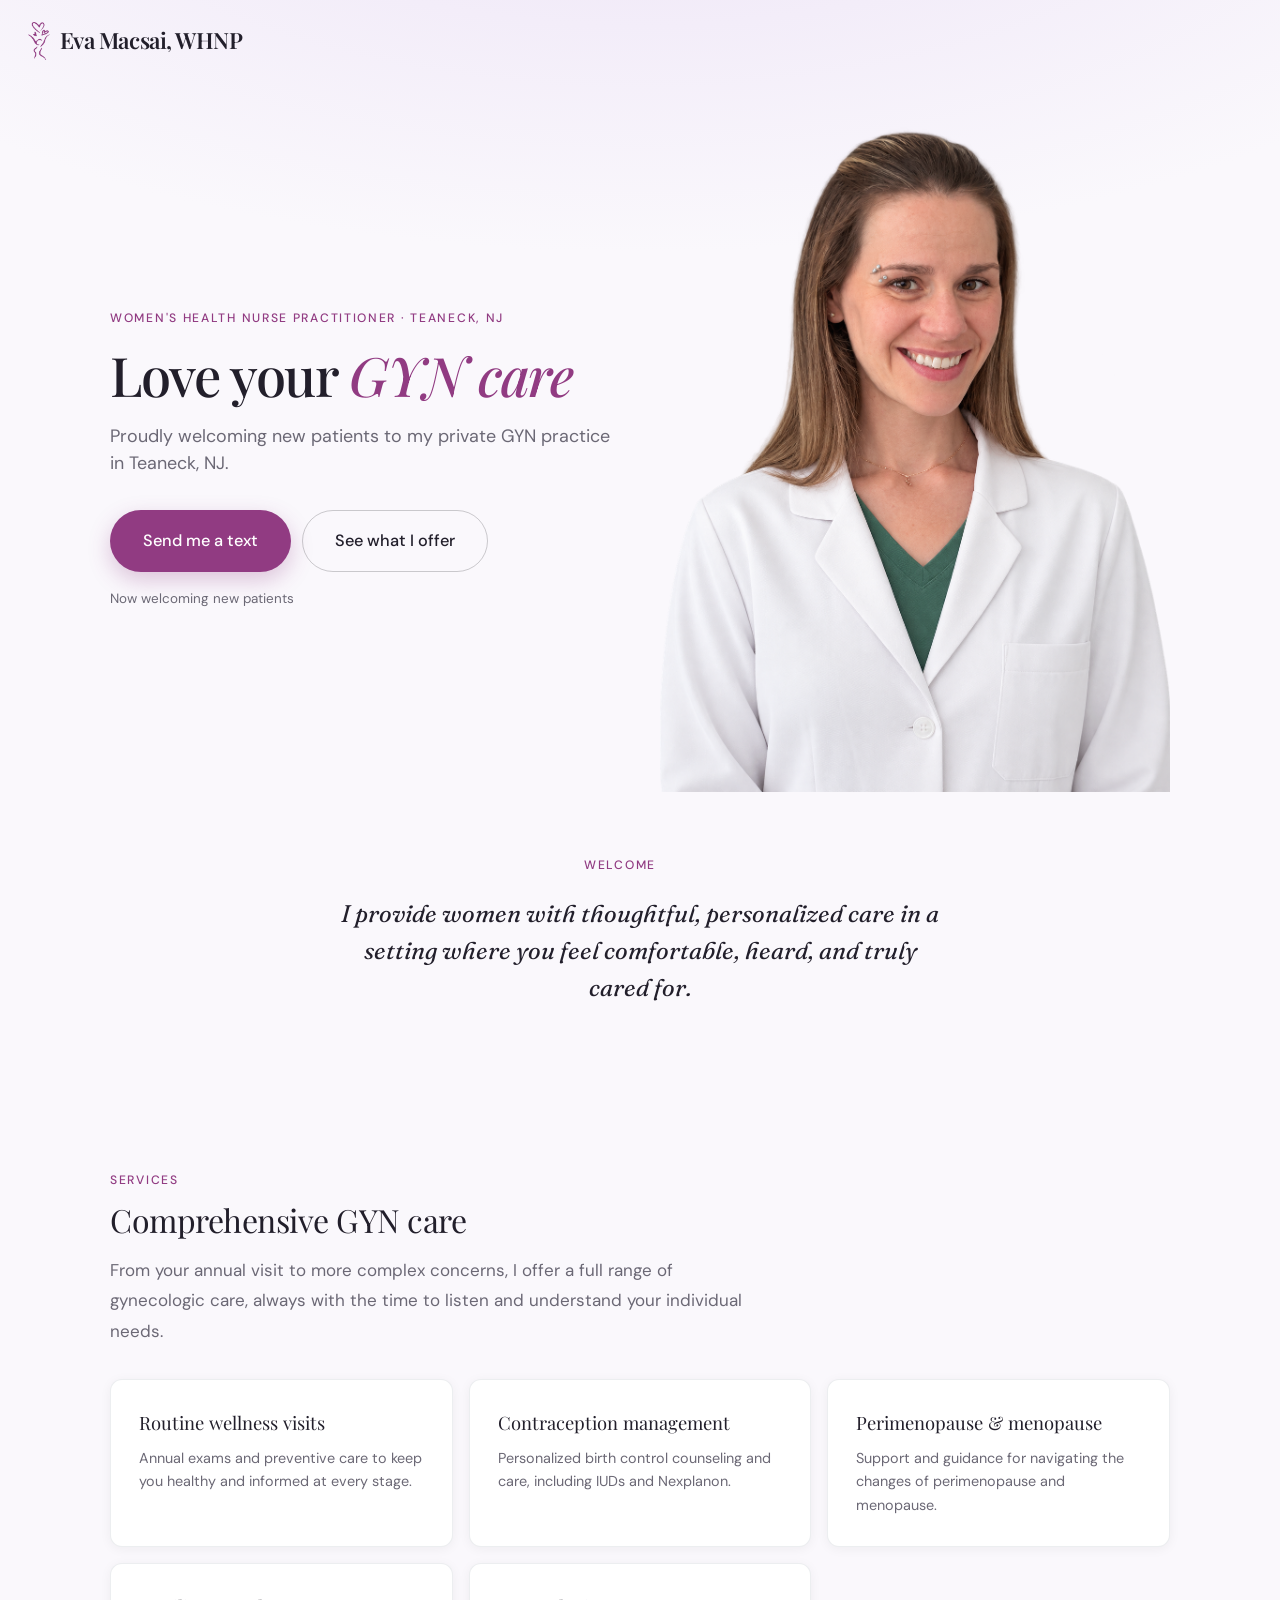
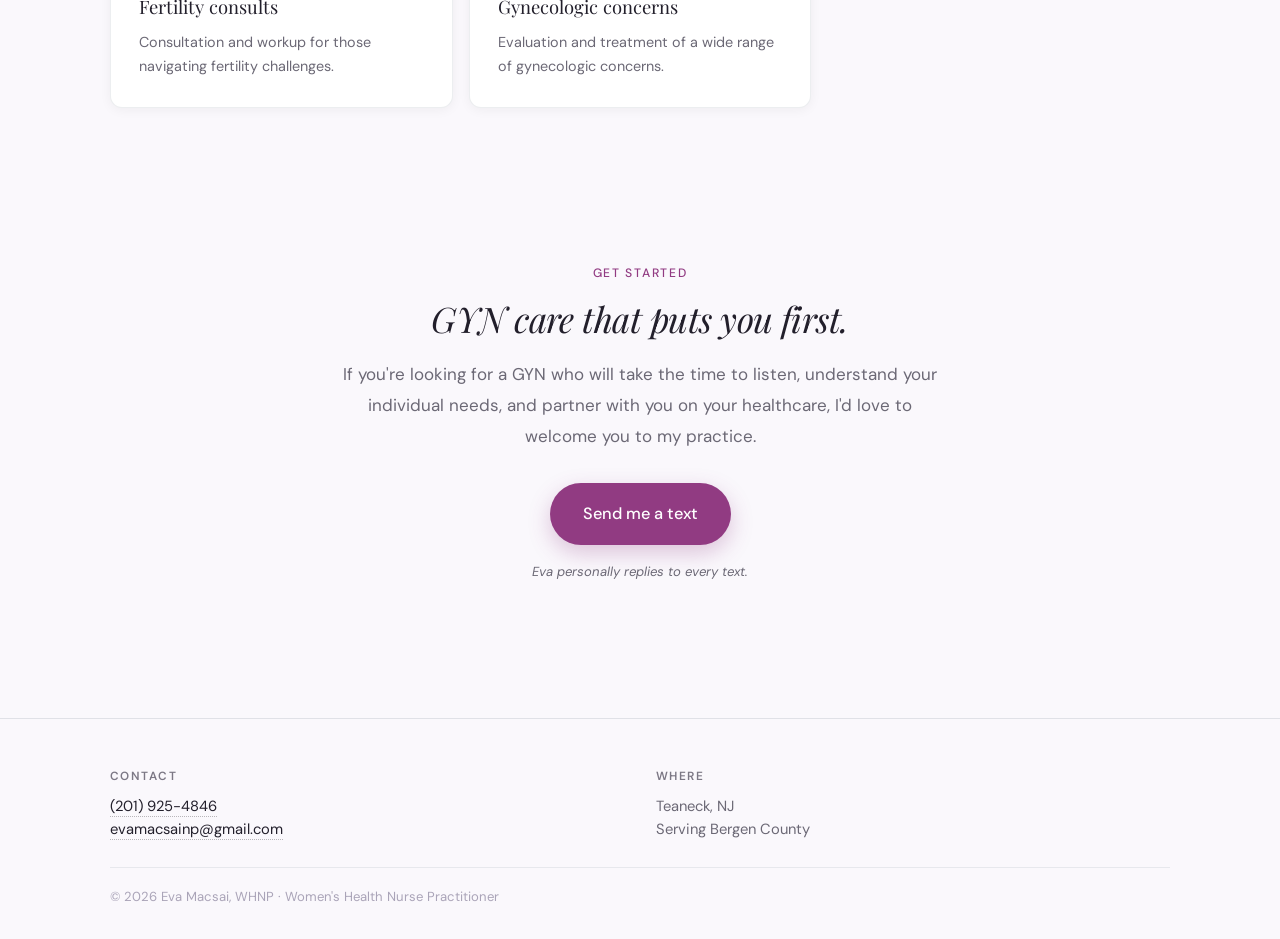
<file: index.html>
<!DOCTYPE html>
<html lang="en">
<head>
  <meta charset="UTF-8">
  <meta name="viewport" content="width=device-width, initial-scale=1.0">
  <title>Eva Macsai, WHNP · Women's Health · Teaneck, NJ</title>
  <meta name="description" content="Eva Macsai, Women's Health Nurse Practitioner. A private GYN practice in Teaneck, NJ offering thoughtful, personalized care: wellness visits, contraception, menopause support, fertility consults, and more.">
  <link rel="canonical" href="https://evamacsai.com/">

  <meta property="og:type" content="website">
  <meta property="og:site_name" content="Eva Macsai, WHNP">
  <meta property="og:title" content="Eva Macsai, WHNP · Women's Health · Teaneck, NJ">
  <meta property="og:description" content="A private GYN practice in Teaneck, NJ offering thoughtful, personalized care where you feel comfortable, heard, and truly cared for.">
  <meta property="og:url" content="https://evamacsai.com/">
  <meta property="og:image" content="https://evamacsai.com/og-image.jpg">
  <meta property="og:image:width" content="1200">
  <meta property="og:image:height" content="630">
  <meta property="og:image:alt" content="Eva Macsai, WHNP, Women's Health Nurse Practitioner in Teaneck, NJ">

  <meta name="twitter:card" content="summary_large_image">
  <meta name="twitter:title" content="Eva Macsai, WHNP · Women's Health · Teaneck, NJ">
  <meta name="twitter:description" content="A private GYN practice in Teaneck, NJ offering thoughtful, personalized care where you feel comfortable, heard, and truly cared for.">
  <meta name="twitter:image" content="https://evamacsai.com/og-image.jpg">

  <meta name="theme-color" content="#913b82">
  <link rel="icon" type="image/png" href="favicon.png">
  <link rel="apple-touch-icon" href="favicon.png">

  <link rel="preconnect" href="https://fonts.googleapis.com">
  <link rel="preconnect" href="https://fonts.gstatic.com" crossorigin>
  <link href="https://fonts.googleapis.com/css2?family=DM+Sans:wght@400;500;600&family=Fraunces:ital,wght@0,400;0,500;0,600;1,500&family=Playfair+Display:ital,wght@0,400;0,500;0,600;1,400;1,500;1,600&display=swap" rel="stylesheet">
  <link rel="stylesheet" href="style.css">
  <style>:root { --font-display: 'Playfair Display', Georgia, serif; }</style>

  <script type="application/ld+json">
  {
    "@context": "https://schema.org",
    "@type": "MedicalBusiness",
    "name": "Eva Macsai, WHNP",
    "url": "https://evamacsai.com/",
    "telephone": "+1-201-925-4846",
    "email": "evamacsainp@gmail.com",
    "image": "https://evamacsai.com/og-image.jpg",
    "description": "A private GYN practice in Teaneck, NJ offering thoughtful, personalized women's health care.",
    "medicalSpecialty": "Gynecologic",
    "priceRange": "$$",
    "address": {
      "@type": "PostalAddress",
      "addressLocality": "Teaneck",
      "addressRegion": "NJ",
      "postalCode": "07666",
      "addressCountry": "US"
    },
    "areaServed": { "@type": "AdministrativeArea", "name": "Bergen County, NJ" },
    "founder": {
      "@type": "Person",
      "name": "Eva Macsai",
      "jobTitle": "Women's Health Nurse Practitioner"
    },
    "makesOffer": [
      { "@type": "Offer", "itemOffered": { "@type": "MedicalProcedure", "name": "Routine wellness visits" } },
      { "@type": "Offer", "itemOffered": { "@type": "MedicalProcedure", "name": "Contraception management, including IUDs and Nexplanon" } },
      { "@type": "Offer", "itemOffered": { "@type": "MedicalProcedure", "name": "Perimenopause and menopause support" } },
      { "@type": "Offer", "itemOffered": { "@type": "MedicalProcedure", "name": "Fertility consults and workup" } },
      { "@type": "Offer", "itemOffered": { "@type": "MedicalProcedure", "name": "Evaluation and treatment of gynecologic concerns" } }
    ]
  }
  </script>

</head>
<body>
  <nav class="nav">
    <div class="container nav-inner">
      <a href="/" class="brand"><img src="logo.png" alt="" class="brand-logo"><span class="brand-text">Eva Macsai<span class="brand-suffix">, WHNP</span></span></a>
    </div>
  </nav>

  <!-- HERO (desktop two-column) -->
  <section class="hero hero-desk" style="padding-top: 2.75rem; padding-bottom: 0;">
    <div class="container hero-2col">
      <div class="col-text">
        <div class="eyebrow">Women's Health Nurse Practitioner · Teaneck, NJ</div>
        <h1 class="h1" style="margin-top:0.6rem; margin-bottom:1.1rem;">Love your <em>GYN care</em></h1>
        <p class="lede">Proudly welcoming new patients to my private GYN practice in Teaneck, NJ.</p>
        <div class="btns" style="margin-top:1.75rem;">
          <a href="sms:+12019254846?&body=Hi%20Eva%21%20I%20found%20your%20website%20and%20I%27d%20love%20to%20book%20an%20appointment%20with%20you%20%F0%9F%98%8A" class="btn btn-primary btn-hero">Send me a text</a>
          <a href="#services" class="btn btn-secondary btn-hero">See what I offer</a>
        </div>
        <p class="hero-cta-note">Now welcoming new patients</p>
      </div>
      <div class="col-photo">
        <img src="headshot-hero.png" alt="Eva Macsai, WHNP">
      </div>
    </div>
  </section>

  <!-- HERO -->
  <section class="hero centered hero-mob" style="padding-top: 2.5rem;">
    <div class="container">
      <h1 class="h1" style="margin-bottom: 1.75rem;">Love your <em>GYN care</em></h1>
      <img src="headshot-round.png" alt="Eva Macsai, WHNP" class="hero-headshot">
      <div class="eyebrow">Women's Health Nurse Practitioner · Teaneck, NJ</div>
      <div class="btns" style="margin-top: 1.5rem;">
        <a href="sms:+12019254846?&body=Hi%20Eva%21%20I%20found%20your%20website%20and%20I%27d%20love%20to%20book%20an%20appointment%20with%20you%20%F0%9F%98%8A" class="btn btn-primary btn-hero">Send me a text</a>
        <a href="#services" class="btn btn-secondary btn-hero">See what I offer</a>
      </div>
      <p class="hero-cta-note">Now welcoming new patients</p>
      <p class="lede" style="margin-top: 1.75rem;">Proudly welcoming new patients to my private GYN practice in Teaneck, NJ.</p>
    </div>
  </section>

  <!-- WELCOME -->
  <section class="section" style="text-align: center; padding: 4rem 0;">
    <div class="container" style="max-width: 680px;">
      <p class="eyebrow" style="margin-bottom: 1.25rem;">Welcome</p>
      <p style="font-family: var(--font-serif); font-size: clamp(1.2rem, 3vw, 1.5rem); font-style: italic; line-height: 1.55; color: var(--c-fg); margin: 0 auto;">I provide women with thoughtful, personalized care in a setting where you feel comfortable, heard, and truly cared for.</p>
    </div>
  </section>

  <!-- SERVICES -->
  <section class="section" id="services">
    <div class="container">
      <p class="eyebrow" style="margin-bottom: 0.75rem;">Services</p>
      <h2 style="font-family: var(--font-display); font-size: clamp(1.5rem, 4vw, 2rem); font-weight: 400; margin-bottom: 1rem;">Comprehensive GYN care</h2>
      <p style="color: var(--c-muted); line-height: 1.8; max-width: 640px; margin-bottom: 2rem;">From your annual visit to more complex concerns, I offer a full range of gynecologic care, always with the time to listen and understand your individual needs.</p>
      <div style="display: grid; grid-template-columns: repeat(auto-fit, minmax(260px, 1fr)); gap: 1rem;">
        <div class="service-card">
          <p style="font-family: var(--font-display); font-size: 1.15rem; font-weight: 400; margin-bottom: 0.6rem;">Routine wellness visits</p>
          <p style="color: var(--c-muted); font-size: 0.9rem; line-height: 1.65; margin: 0;">Annual exams and preventive care to keep you healthy and informed at every stage.</p>
        </div>
        <div class="service-card">
          <p style="font-family: var(--font-display); font-size: 1.15rem; font-weight: 400; margin-bottom: 0.6rem;">Contraception management</p>
          <p style="color: var(--c-muted); font-size: 0.9rem; line-height: 1.65; margin: 0;">Personalized birth control counseling and care, including IUDs and Nexplanon.</p>
        </div>
        <div class="service-card">
          <p style="font-family: var(--font-display); font-size: 1.15rem; font-weight: 400; margin-bottom: 0.6rem;">Perimenopause &amp; menopause</p>
          <p style="color: var(--c-muted); font-size: 0.9rem; line-height: 1.65; margin: 0;">Support and guidance for navigating the changes of perimenopause and menopause.</p>
        </div>
        <div class="service-card">
          <p style="font-family: var(--font-display); font-size: 1.15rem; font-weight: 400; margin-bottom: 0.6rem;">Fertility consults</p>
          <p style="color: var(--c-muted); font-size: 0.9rem; line-height: 1.65; margin: 0;">Consultation and workup for those navigating fertility challenges.</p>
        </div>
        <div class="service-card">
          <p style="font-family: var(--font-display); font-size: 1.15rem; font-weight: 400; margin-bottom: 0.6rem;">Gynecologic concerns</p>
          <p style="color: var(--c-muted); font-size: 0.9rem; line-height: 1.65; margin: 0;">Evaluation and treatment of a wide range of gynecologic concerns.</p>
        </div>
      </div>
    </div>
  </section>

  <!-- CLOSING / INVITATION -->
  <section class="section" style="text-align: center; padding-top: 3.5rem; padding-bottom: 3.5rem;">
    <div class="container" style="max-width: 640px;">
      <p class="eyebrow" style="margin-bottom: 1rem;">Get started</p>
      <h2 style="font-family: var(--font-display); font-size: clamp(1.5rem, 4vw, 2.2rem); font-weight: 400; font-style: italic; margin-bottom: 1.25rem;">GYN care that puts you first.</h2>
      <p style="color: var(--c-muted); line-height: 1.8; margin-bottom: 2rem;">If you're looking for a GYN who will take the time to listen, understand your individual needs, and partner with you on your healthcare, I'd love to welcome you to my practice.</p>
      <div class="btns" style="justify-content: center; margin-bottom: 1rem;">
        <a href="sms:+12019254846?&body=Hi%20Eva%21%20I%20found%20your%20website%20and%20I%27d%20love%20to%20book%20an%20appointment%20with%20you%20%F0%9F%98%8A" class="btn btn-primary btn-hero">Send me a text</a>
      </div>
      <p style="font-size: 0.82rem; color: var(--c-muted); font-style: italic;">Eva personally replies to every text.</p>
    </div>
  </section>

  <footer class="footer">
    <div class="container">
      <div class="footer-grid">
        <div>
          <h4>Contact</h4>
          <a href="tel:+12019254846">(201) 925-4846</a><br>
          <a href="mailto:evamacsainp@gmail.com">evamacsainp@gmail.com</a>
        </div>
        <div>
          <h4>Where</h4>
          Teaneck, NJ<br>
          Serving Bergen County
        </div>
      </div>
      <div class="footer-bottom">
        © 2026 Eva Macsai, WHNP · Women's Health Nurse Practitioner
      </div>
    </div>
  </footer>

</body>
</html>
</file>
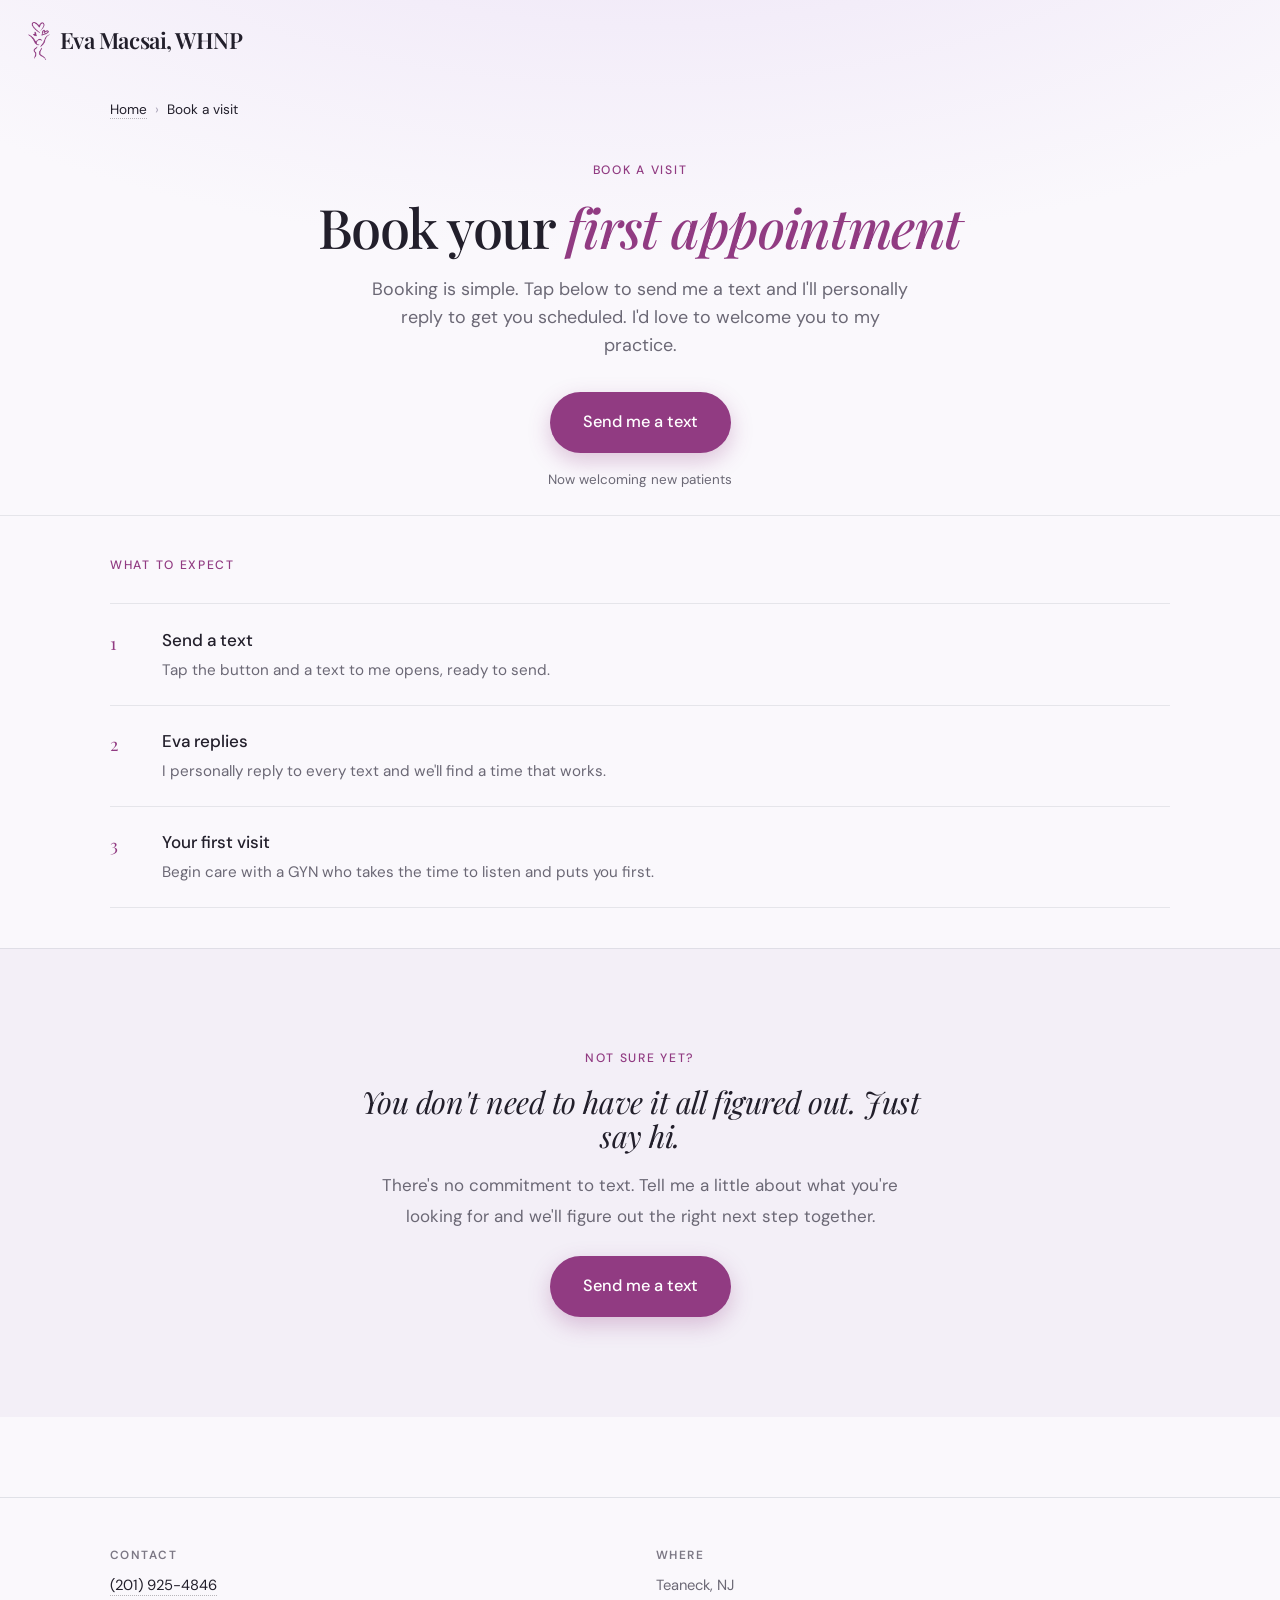
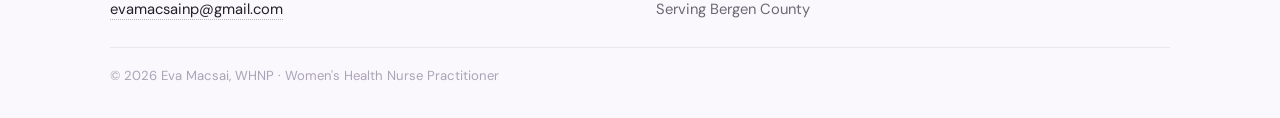
<file: schedule.html>
<!DOCTYPE html>
<html lang="en">
<head>
  <meta charset="UTF-8">
  <meta name="viewport" content="width=device-width, initial-scale=1.0">
  <title>Book a visit · Eva Macsai, WHNP</title>
  <meta name="description" content="Book your first appointment with Eva Macsai, WHNP, a private GYN practice in Teaneck, NJ. Booking is by text; Eva replies personally.">
  <link rel="canonical" href="https://evamacsai.com/schedule">

  <meta property="og:type" content="website">
  <meta property="og:site_name" content="Eva Macsai, WHNP">
  <meta property="og:title" content="Book a visit · Eva Macsai, WHNP">
  <meta property="og:description" content="Book your first appointment with Eva Macsai, WHNP, a private GYN practice in Teaneck, NJ. Booking is by text; Eva replies personally.">
  <meta property="og:url" content="https://evamacsai.com/schedule">
  <meta property="og:image" content="https://evamacsai.com/og-image.jpg">
  <meta property="og:image:width" content="1200">
  <meta property="og:image:height" content="630">
  <meta property="og:image:alt" content="Eva Macsai, WHNP, Women's Health Nurse Practitioner in Teaneck, NJ">

  <meta name="twitter:card" content="summary_large_image">
  <meta name="twitter:title" content="Book a visit · Eva Macsai, WHNP">
  <meta name="twitter:description" content="Book your first appointment with Eva Macsai, WHNP, a private GYN practice in Teaneck, NJ. Booking is by text; Eva replies personally.">
  <meta name="twitter:image" content="https://evamacsai.com/og-image.jpg">

  <meta name="theme-color" content="#913b82">
  <link rel="icon" type="image/png" href="favicon.png">
  <link rel="apple-touch-icon" href="favicon.png">

  <link rel="preconnect" href="https://fonts.googleapis.com">
  <link rel="preconnect" href="https://fonts.gstatic.com" crossorigin>
  <link href="https://fonts.googleapis.com/css2?family=DM+Sans:wght@400;500;600&family=Fraunces:ital,wght@0,400;0,500;0,600;1,500&family=Playfair+Display:ital,wght@0,400;0,500;0,600;1,400;1,500;1,600&display=swap" rel="stylesheet">
  <link rel="stylesheet" href="style.css">
  <style>:root { --font-display: 'Playfair Display', Georgia, serif; }</style>

  <script type="application/ld+json">
  {
    "@context": "https://schema.org",
    "@type": "BreadcrumbList",
    "itemListElement": [
      {"@type": "ListItem", "position": 1, "name": "Home", "item": "https://evamacsai.com/"},
      {"@type": "ListItem", "position": 2, "name": "Book a visit", "item": "https://evamacsai.com/schedule"}
    ]
  }
  </script>

</head>
<body>
  <nav class="nav">
    <div class="container nav-inner">
      <a href="/" class="brand"><img src="logo.png" alt="" class="brand-logo"><span class="brand-text">Eva Macsai<span class="brand-suffix">, WHNP</span></span></a>
    </div>
  </nav>


  <nav class="breadcrumbs" aria-label="Breadcrumb">
    <div class="container"><a href="/">Home</a><span class="sep" aria-hidden="true"> › </span><span aria-current="page">Book a visit</span>
    </div>
  </nav>

<section class="hero compact centered" id="schedule">
  <div class="container">
    <div class="eyebrow">Book a visit</div>
    <h1 class="h1">Book your <em>first appointment</em></h1>
    <p class="lede">Booking is simple. Tap below to send me a text and I'll personally reply to get you scheduled. I'd love to welcome you to my practice.</p>
    <div class="btns" style="margin-top: 1.75rem;">
      <a href="sms:+12019254846?&body=Hi%20Eva%21%20I%20found%20your%20website%20and%20I%27d%20love%20to%20book%20an%20appointment%20with%20you%20%F0%9F%98%8A" class="btn btn-primary btn-hero">Send me a text</a>
    </div>
    <p class="hero-cta-note">Now welcoming new patients</p>
  </div>
</section>

<section class="section" style="border-top: 1px solid rgba(162,171,181,0.25); padding-top: 2.5rem; padding-bottom: 2.5rem;">
  <div class="container">
    <p style="font-size: 0.76rem; letter-spacing: 0.14em; text-transform: uppercase; color: var(--c-mauve); font-weight: 500; margin-bottom: 1.75rem;">What to expect</p>
    <div style="border-top: 1px solid rgba(162,171,181,0.25);">
      <div style="display: flex; gap: 1.25rem; padding: 1.4rem 0; border-bottom: 1px solid rgba(162,171,181,0.25); align-items: flex-start;">
        <span style="font-family: var(--font-display); font-size: 1.1rem; color: var(--c-mauve); min-width: 2rem; padding-top: 2px;">1</span>
        <div>
          <p style="font-weight: 500; margin-bottom: 0.25rem;">Send a text</p>
          <p style="color: var(--c-muted); font-size: 0.95rem; margin: 0;">Tap the button and a text to me opens, ready to send.</p>
        </div>
      </div>
      <div style="display: flex; gap: 1.25rem; padding: 1.4rem 0; border-bottom: 1px solid rgba(162,171,181,0.25); align-items: flex-start;">
        <span style="font-family: var(--font-display); font-size: 1.1rem; color: var(--c-mauve); min-width: 2rem; padding-top: 2px;">2</span>
        <div>
          <p style="font-weight: 500; margin-bottom: 0.25rem;">Eva replies</p>
          <p style="color: var(--c-muted); font-size: 0.95rem; margin: 0;">I personally reply to every text and we'll find a time that works.</p>
        </div>
      </div>
      <div style="display: flex; gap: 1.25rem; padding: 1.4rem 0; border-bottom: 1px solid rgba(162,171,181,0.25); align-items: flex-start;">
        <span style="font-family: var(--font-display); font-size: 1.1rem; color: var(--c-mauve); min-width: 2rem; padding-top: 2px;">3</span>
        <div>
          <p style="font-weight: 500; margin-bottom: 0.25rem;">Your first visit</p>
          <p style="color: var(--c-muted); font-size: 0.95rem; margin: 0;">Begin care with a GYN who takes the time to listen and puts you first.</p>
        </div>
      </div>
    </div>
  </div>
</section>

<section class="section" style="background: #F3EFF7; text-align: center; border-top: 1px solid rgba(162,171,181,0.25);">
  <div class="container" style="max-width: 600px;">
    <p style="font-size: 0.76rem; letter-spacing: 0.14em; text-transform: uppercase; color: var(--c-mauve); font-weight: 500; margin-bottom: 1rem;">Not sure yet?</p>
    <h2 style="font-family: var(--font-display); font-size: clamp(1.4rem, 3.5vw, 1.9rem); font-weight: 400; font-style: italic; margin-bottom: 1rem;">You don't need to have it all figured out. Just say hi.</h2>
    <p style="color: var(--c-muted); line-height: 1.8; margin-bottom: 1.5rem;">There's no commitment to text. Tell me a little about what you're looking for and we'll figure out the right next step together.</p>
    <div class="btns" style="justify-content: center;">
      <a href="sms:+12019254846?&body=Hi%20Eva%21%20I%20found%20your%20website%20and%20I%27d%20love%20to%20book%20an%20appointment%20with%20you%20%F0%9F%98%8A" class="btn btn-primary btn-hero">Send me a text</a>
    </div>
  </div>
</section>

  <footer class="footer">
    <div class="container">
      <div class="footer-grid">
        <div>
          <h4>Contact</h4>
          <a href="tel:+12019254846">(201) 925-4846</a><br>
          <a href="mailto:evamacsainp@gmail.com">evamacsainp@gmail.com</a>
        </div>
        <div>
          <h4>Where</h4>
          Teaneck, NJ<br>
          Serving Bergen County
        </div>
      </div>
      <div class="footer-bottom">
        © 2026 Eva Macsai, WHNP · Women's Health Nurse Practitioner
      </div>
    </div>
  </footer>

</body>
</html>
</file>
<file: style.css>
:root {
  --c-cyan: #b489d6;
  --c-cyan-light: #ddccef;
  --c-mauve: #913b82;
  --c-gray-mid: #7c7885;
  --c-gray-light: #aaa4b8;
  --c-bg: #faf8fc;
  --c-fg: #221f2b;
  --c-muted: #6b6875;
  --font-serif: 'Fraunces', Georgia, serif;
  --font-sans: 'DM Sans', system-ui, -apple-system, sans-serif;
  /* --font-display is set inline in templates/base.html from render.py's DISPLAY_FONT constant.
     Edit DISPLAY_FONT in render.py to swap; the default below is a safety fallback. */
  --font-display: 'Playfair Display', Georgia, serif;
  --max: 1100px;
}

* { box-sizing: border-box; margin: 0; padding: 0; }

html { scroll-behavior: smooth; }

body {
  font-family: var(--font-sans);
  font-size: 17px;
  line-height: 1.6;
  color: var(--c-fg);
  background: radial-gradient(1100px 560px at 50% 90px, #e7d8f5, var(--c-bg) 68%) no-repeat var(--c-bg);
  -webkit-font-smoothing: antialiased;
  text-rendering: optimizeLegibility;
}
/* On wider screens the glow becomes a defined "spotlight" — soften it into a
   gentle ambient top-wash so desktop doesn't read as busy. */
@media (min-width: 768px) {
  body {
    background: radial-gradient(1700px 780px at 50% -200px, #ece2f6, var(--c-bg) 58%) no-repeat var(--c-bg);
  }
}

.container {
  max-width: var(--max);
  margin: 0 auto;
  padding: 0 1.25rem;
}

/* Nav */
.nav {
  padding: 1.4rem 0;
}
/* Nav spans full width so the logo/name hugs the left edge instead of
   floating in from the centered content column on wide screens. */
.nav .container {
  max-width: 100%;
  padding-left: 1.75rem;
  padding-right: 1.75rem;
}
.nav-inner {
  display: flex;
  align-items: baseline;
  justify-content: space-between;
}
.brand {
  font-family: var(--font-display);
  font-weight: 600;
  font-size: 1.4rem;
  letter-spacing: -0.02em;
  color: var(--c-fg);
  text-decoration: none;
  display: inline-flex;
  align-items: center;
  gap: 10px;
}
.brand-logo {
  height: 38px;
  width: auto;
  display: block;
}
/* Large centered logo mark for the homepage hero */
.hero-logo {
  height: 120px;
  width: auto;
  display: block;
  margin: 0 auto 1.25rem;
}
/* Circular framed headshot for the homepage hero */
.hero-headshot {
  width: 200px;
  height: 200px;
  border-radius: 50%;
  display: block;
  margin: 0 auto 1.5rem;
  box-shadow: 0 6px 24px rgba(145, 59, 130, 0.18);
}
.nav-links {
  display: flex;
  gap: 1.6rem;
  font-size: 0.95rem;
}
.nav-links a {
  color: var(--c-fg);
  text-decoration: none;
  transition: color 0.15s ease;
}
.nav-links a:hover, .nav-links a.active { color: var(--c-mauve); }
.nav-links a.active {
  text-decoration: underline;
  text-decoration-thickness: 2px;
  text-underline-offset: 6px;
}
/* Primary call-to-action in the nav — always visually obvious */
.nav-links a.nav-cta {
  background: var(--c-cyan);
  color: var(--c-fg);
  padding: 0.55rem 1.2rem;
  border-radius: 999px;
  font-weight: 600;
  text-decoration: none;
  transition: background 0.12s ease, transform 0.12s ease;
}
.nav-links a.nav-cta:hover {
  background: #9d6cc6;
  color: var(--c-fg);
  transform: translateY(-1px);
}

/* Hero */
.hero {
  padding: 4.5rem 0 3.5rem;
}
.hero.compact {
  padding: 2.5rem 0 1.5rem;
}
/* Homepage hero: centered on all viewports (mobile already centers all
   heroes via the 480px media query below). */
.hero.centered .container { text-align: center; }
.hero.centered .lede { margin-left: auto; margin-right: auto; }
.hero.centered .btns { justify-content: center; }
.eyebrow {
  font-size: 0.76rem;
  letter-spacing: 0.14em;
  text-transform: uppercase;
  color: var(--c-mauve);
  font-weight: 500;
  margin-bottom: 1.1rem;
}
.h1 {
  font-family: var(--font-display);
  font-weight: 500;
  font-size: clamp(2.2rem, 5.5vw, 3.4rem);
  line-height: 1.08;
  letter-spacing: -0.025em;
  margin-bottom: 1.25rem;
  color: var(--c-fg);
}
.h1 em {
  font-style: italic;
  color: var(--c-mauve);
}
.lede {
  font-size: 1.12rem;
  color: var(--c-muted);
  max-width: 540px;
  margin-bottom: 2rem;
  line-height: 1.55;
}

/* Buttons */
.btns { display: flex; gap: 0.7rem; flex-wrap: wrap; }
.btn[href^="tel:"] { pointer-events: none; cursor: default; opacity: 0.55; }
@media (pointer: coarse) {
  .btn[href^="tel:"] { pointer-events: auto; cursor: pointer; opacity: 1; }
}
.btn {
  display: inline-block;
  padding: 0.85rem 1.4rem;
  border-radius: 999px;
  font-weight: 500;
  font-size: 0.95rem;
  text-decoration: none;
  transition: transform 0.12s ease, background 0.12s ease, border-color 0.15s ease, color 0.15s ease;
  border: 1px solid transparent;
  cursor: pointer;
  font-family: inherit;
}
.btn-primary {
  background: var(--c-mauve);
  color: #fff;
}
.btn-primary:hover { background: #7c3370; }
.btn-secondary {
  background: transparent;
  color: var(--c-fg);
  border-color: rgba(31, 31, 34, 0.22);
}
.btn-secondary:hover { border-color: var(--c-mauve); color: var(--c-mauve); }
.btn-hero {
  padding: 1.05rem 2rem;
  font-size: 1.02rem;
}
.btn-hero.btn-primary {
  box-shadow: 0 8px 22px rgba(145, 59, 130, 0.28);
}
.btn-hero.btn-primary:hover {
  box-shadow: 0 10px 26px rgba(145, 59, 130, 0.34);
  transform: translateY(-1px);
}
.hero-cta-note {
  font-size: 0.84rem;
  color: var(--c-muted);
  margin-top: 1rem;
}

/* Sections */
.section { padding: 6.25rem 0; }
.section h2 {
  font-family: var(--font-serif);
  font-weight: 500;
  font-size: clamp(1.7rem, 4vw, 2.2rem);
  letter-spacing: -0.015em;
  margin-bottom: 1.4rem;
  line-height: 1.15;
}
.section p { margin-bottom: 0.9rem; max-width: 600px; }
.section p:last-child { margin-bottom: 0; }

/* Schedule snapshot (homepage) */
.snapshot-row {
  display: grid;
  grid-template-columns: 3.2rem 1fr auto;
  gap: 0.9rem;
  padding: 0.7rem 0;
  border-bottom: 1px solid rgba(162, 171, 181, 0.22);
  font-size: 0.97rem;
  align-items: center;
}
.snapshot-row:last-of-type { border-bottom: none; }
.snapshot-day {
  font-weight: 600;
  font-size: 0.78rem;
  letter-spacing: 0.08em;
  text-transform: uppercase;
  color: var(--c-gray-mid);
}
.snapshot-time { font-weight: 500; color: var(--c-fg); margin-right: 0.45rem; }
.tag {
  font-size: 0.74rem;
  letter-spacing: 0.04em;
  padding: 0.22rem 0.65rem;
  border-radius: 999px;
  white-space: nowrap;
  font-weight: 500;
}
.tag-hiit { background: var(--c-cyan); color: var(--c-fg); }
.tag-strength { background: var(--c-mauve); color: #fff; }
.tag-pre { background: var(--c-cyan-light); color: var(--c-fg); }
.tag-1on1 { background: rgba(162, 171, 181, 0.35); color: var(--c-fg); }

.see-more {
  display: inline-block;
  margin-top: 1.4rem;
  color: var(--c-mauve);
  text-decoration: none;
  font-weight: 500;
  font-size: 0.95rem;
}
.see-more:hover { color: var(--c-fg); }

/* Full schedule day blocks */
.day-block { padding: 1.6rem 0; border-top: 1px solid rgba(162, 171, 181, 0.25); }
.day-block:first-child { border-top: none; padding-top: 0.5rem; }
.day-block h3 {
  font-family: var(--font-sans);
  font-weight: 600;
  font-size: 0.78rem;
  letter-spacing: 0.12em;
  text-transform: uppercase;
  color: var(--c-mauve);
  margin-bottom: 0.85rem;
}
.session {
  display: grid;
  grid-template-columns: 5.5rem 1fr;
  gap: 0.9rem;
  padding: 0.55rem 0;
  align-items: baseline;
}
.session-time { color: var(--c-fg); font-weight: 500; font-variant-numeric: tabular-nums; }
.session-name { color: var(--c-fg); }
.session-note { color: var(--c-muted); font-size: 0.86rem; display: block; margin-top: 0.1rem; }
.session-closed { color: var(--c-gray-light); font-style: italic; padding: 0.4rem 0; }

/* Services grid (homepage) */
.service-card {
  background: #fff;
  border-radius: 12px;
  padding: 1.75rem;
  border: 1px solid rgba(162, 171, 181, 0.2);
  box-shadow: 0 2px 12px rgba(0, 0, 0, 0.05);
  transition: transform 0.2s ease, box-shadow 0.2s ease;
}
.service-card:hover {
  transform: translateY(-3px);
  box-shadow: 0 6px 20px rgba(0, 0, 0, 0.09);
}

/* Testimonial */
.quote {
  font-family: var(--font-serif);
  font-weight: 400;
  font-size: 1.18rem;
  line-height: 1.5;
  color: var(--c-fg);
  margin-bottom: 0.55rem;
  padding-left: 1.4rem;
  border-left: 2px solid var(--c-cyan);
  max-width: 600px;
}
.quote-attr {
  font-size: 0.9rem;
  color: var(--c-muted);
  padding-left: 1.4rem;
  margin-bottom: 2.2rem;
}
.quote-attr:last-child { margin-bottom: 0; }

/* Form */
form .field { margin-bottom: 1.15rem; }
form label {
  display: block;
  font-size: 0.84rem;
  color: var(--c-gray-mid);
  margin-bottom: 0.35rem;
  font-weight: 500;
  letter-spacing: 0.01em;
}
form input, form textarea, form select {
  width: 100%;
  padding: 0.75rem 0.9rem;
  border: 1px solid rgba(31, 31, 34, 0.16);
  border-radius: 8px;
  font-family: inherit;
  font-size: 1rem;
  background: #fff;
  color: var(--c-fg);
  transition: border-color 0.15s ease, box-shadow 0.15s ease;
}
form input:focus, form textarea:focus, form select:focus {
  outline: none;
  border-color: var(--c-cyan);
  box-shadow: 0 0 0 3px rgba(180, 137, 214, 0.3);
}
form input:user-invalid, form textarea:user-invalid,
form input[aria-invalid="true"], form textarea[aria-invalid="true"] {
  border-color: #c53030;
  box-shadow: 0 0 0 3px rgba(197, 48, 48, 0.15);
}
form .err {
  display: block;
  margin-top: 0.35rem;
  font-size: 0.82rem;
  color: #c53030;
  line-height: 1.3;
}
form .err:empty { display: none; }
form textarea { min-height: 120px; resize: vertical; line-height: 1.5; }
.field-group-hint { font-size: 0.88rem; color: var(--c-muted); margin: 0.4rem 0 0.8rem; }

/* Optional extra questions on the inquiry form (simple by default, expandable) */
form .form-more {
  margin: 0.4rem 0 1.4rem;
  border: 1px solid rgba(31, 31, 34, 0.12);
  border-radius: 8px;
  background: #fff;
}
form .form-more summary {
  cursor: pointer;
  padding: 0.85rem 1rem;
  font-size: 0.9rem;
  font-weight: 500;
  color: var(--c-mauve);
}
form .form-more summary:hover { color: var(--c-fg); }
form .form-more[open] summary {
  border-bottom: 1px solid rgba(31, 31, 34, 0.08);
  margin-bottom: 1rem;
}
form .form-more .field { padding: 0 1rem; }
form .form-more .field:last-child { padding-bottom: 1.1rem; }

/* Breadcrumbs (inner pages only) */
.breadcrumbs { font-size: 0.85rem; color: var(--c-muted); padding: 1rem 0 0; font-family: var(--font-sans); }
.breadcrumbs a { color: var(--c-fg); text-decoration: none; border-bottom: 1px dotted rgba(31, 31, 34, 0.3); }
.breadcrumbs a:hover { border-bottom-color: var(--c-fg); }
.breadcrumbs .sep { color: var(--c-gray-light); margin: 0 0.25rem; }
.breadcrumbs [aria-current="page"] { color: var(--c-fg); }

.note {
  background: rgba(221, 204, 239, 0.35);
  border-left: 3px solid var(--c-cyan);
  padding: 0.9rem 1.1rem;
  border-radius: 6px;
  font-size: 0.93rem;
  color: var(--c-fg);
  margin-bottom: 1.6rem;
  max-width: 600px;
  line-height: 1.5;
}

/* Footer */
.footer {
  padding: 3rem 0 2rem;
  margin-top: 5rem;
  border-top: 1px solid rgba(162, 171, 181, 0.3);
  color: var(--c-muted);
  font-size: 0.92rem;
}
.footer-grid {
  display: grid;
  grid-template-columns: 1fr 1fr;
  gap: 2rem;
  margin-bottom: 1.6rem;
}
.footer-grid h4 {
  font-size: 0.74rem;
  letter-spacing: 0.12em;
  text-transform: uppercase;
  color: var(--c-gray-mid);
  margin-bottom: 0.55rem;
  font-weight: 600;
}
.footer-grid a { color: var(--c-fg); text-decoration: none; border-bottom: 1px dotted rgba(31, 31, 34, 0.3); }
.footer-grid a:hover { color: var(--c-mauve); border-bottom-color: var(--c-mauve); }
.footer-bottom {
  font-size: 0.82rem;
  color: var(--c-gray-light);
  padding-top: 1.1rem;
  border-top: 1px solid rgba(162, 171, 181, 0.22);
}

@media (max-width: 480px) {
  .nav-links { gap: 1.1rem; font-size: 0.9rem; }
  .snapshot-row { grid-template-columns: 2.6rem 1fr; gap: 0.6rem; }
  .snapshot-row .tag { grid-column: 1 / -1; justify-self: start; margin-top: 0.15rem; }
  .footer-grid { grid-template-columns: 1fr; gap: 1.4rem; }
  .hero { padding: 3rem 0 2.5rem; }
  .hero .container { text-align: center; }
  .hero .btns { justify-content: center; }
  .session { grid-template-columns: 4.6rem 1fr; }
  .section { padding: 3.75rem 0; }
  /* Full-width stacked CTA buttons on mobile */
  .btns { flex-direction: column; gap: 0.7rem; }
  .btns .btn { width: 100%; }
}

/* Desktop-only two-column hero; mobile keeps the existing centered hero untouched */
.hero-desk { display: none; }
@media (min-width: 820px) {
  .hero-mob { display: none; }
  .hero-desk { display: block; }
}
.hero-2col { display: flex; align-items: center; gap: 2.5rem; min-height: 500px; }
.hero-2col .col-text { flex: 1 1 50%; text-align: left; }
.hero-2col .col-photo { flex: 1 1 50%; align-self: stretch; display: flex; align-items: flex-end; justify-content: flex-end; }
.hero-2col .col-photo img { width: 100%; max-width: 100%; height: auto; display: block; }
.hero-2col .col-text .lede { margin-left: 0; max-width: 520px; }
.hero-2col .col-text .btns { justify-content: flex-start; }
</file>
